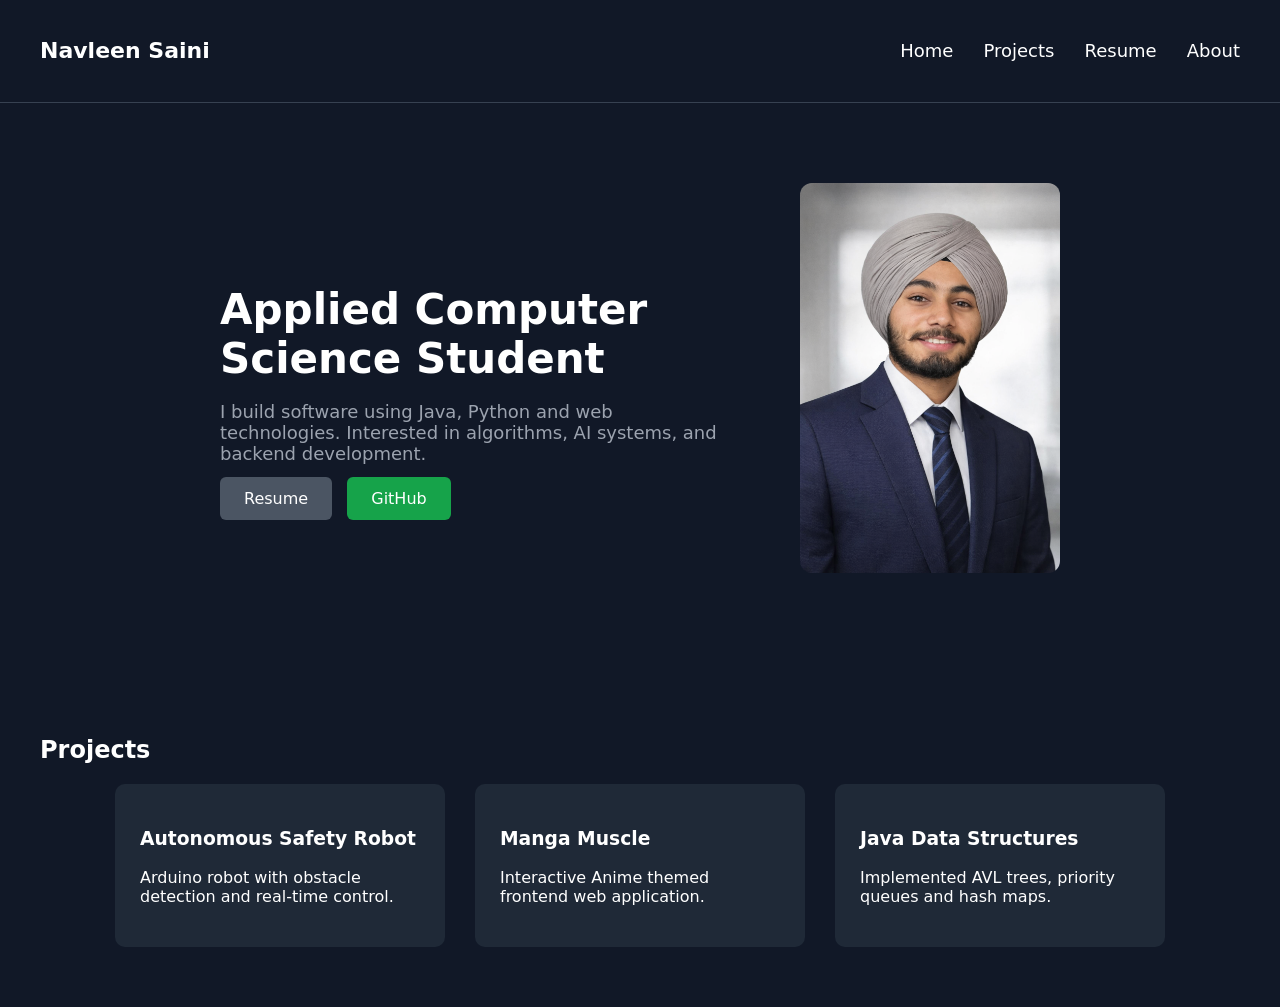
<file: index.html>
<!DOCTYPE html>
<html lang="en">
<head>
<meta charset="UTF-8">
<meta name="viewport" content="width=device-width, initial-scale=1.0">
<title>Navleen Saini | Portfolio</title>
<link rel="stylesheet" href="crazy.css">
</head>

<body>

<header class="header">
    <h2 class="logo">Navleen Saini</h2>

    <nav class="navbar">
        <a href="index.html">Home</a>
        <a href="projects.html">Projects</a>
        <a href="NavleenSaini_Resume_2026.pdf">Resume</a>
        <a href="#">About</a>
    </nav>
</header>


<section class="hero">

<div class="hero-text">
<h1>Applied Computer Science Student</h1>

<p>
I build software using Java, Python and web technologies.
Interested in algorithms, AI systems, and backend development.
</p>

<div class="hero-buttons">
<a href="NavleenSaini_Resume_2026.pdf" class="resume-btn">Resume</a>

<a href="https://github.com/Navleen-Saini" class="github-btn">GitHub</a>
</div>

</div>


<div class="hero-image">
<img src="Photos/NavleenPhoto.png">
</div>

</section>

<section class="projects-preview">

    <h2>Projects</h2>

    <div class="project-container">

        <div class="project-card">
            <a href="arduino-project.html">
                <h3>Autonomous Safety Robot</h3>
                <p>Arduino robot with obstacle detection and real-time control.</p>
            </a>
        </div>

        <div class="project-card">
            <a href ="https://navleen-saini.github.io/Manga-Muscle-frontend/">
                <h3>Manga Muscle</h3>
                <p>Interactive Anime themed frontend web application.</p>
            </a>
        </div>

        <div class="project-card">
            <h3>Java Data Structures</h3>
            <p>Implemented AVL trees, priority queues and hash maps.</p>
        </div>

    </div>

</section>

</body>
</html>
</file>
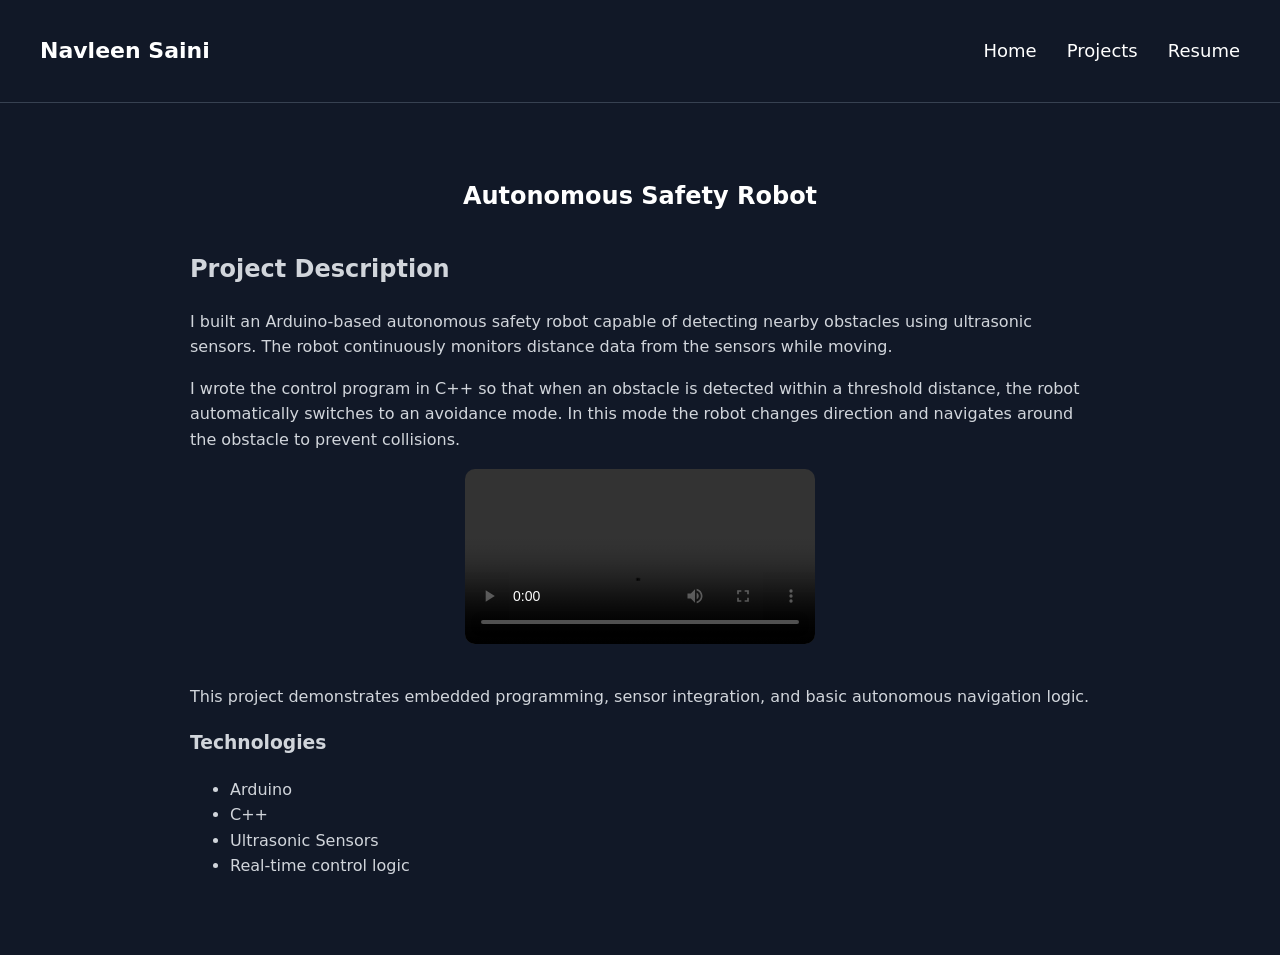
<file: arduino-project.html>
<!DOCTYPE html>
<html lang="en">
<head>
<meta charset="UTF-8">
<meta name="viewport" content="width=device-width, initial-scale=1.0">
<title>Autonomous Safety Robot</title>
<link rel="stylesheet" href="crazy.css">
</head>

<body>

<header class="header">
<h2 class="logo">Navleen Saini</h2>

<nav class="navbar">
<a href="index.html">Home</a>
<a href="projects.html">Projects</a>
<a href="NavleenSaini_Resume_2026.pdf">Resume</a>
</nav>
</header>


<section class="project-detail">

    <h1>Autonomous Safety Robot</h1>

    <div class="project-description">

        <h2>Project Description</h2>

        <p>
            I built an Arduino-based autonomous safety robot capable of detecting nearby
            obstacles using ultrasonic sensors. The robot continuously monitors distance
            data from the sensors while moving.
        </p>

        <p>
            I wrote the control program in C++ so that when an obstacle is detected within
            a threshold distance, the robot automatically switches to an avoidance mode.
            In this mode the robot changes direction and navigates around the obstacle to
            prevent collisions.
        </p>

    </div>

    <div class="video-container">

        <video controls>
        <source src="Videos/Arduino-Robot.mp4" type="video/mp4">
        </video>

    </div>

        <div class="project-description">

        <p>
            This project demonstrates embedded programming, sensor integration, and
            basic autonomous navigation logic.
        </p>

        <h3>Technologies</h3>

        <ul>
        <li>Arduino</li>
        <li>C++</li>
        <li>Ultrasonic Sensors</li>
        <li>Real-time control logic</li>
        </ul>

    </div>

</section>

</body>
</html>
</file>
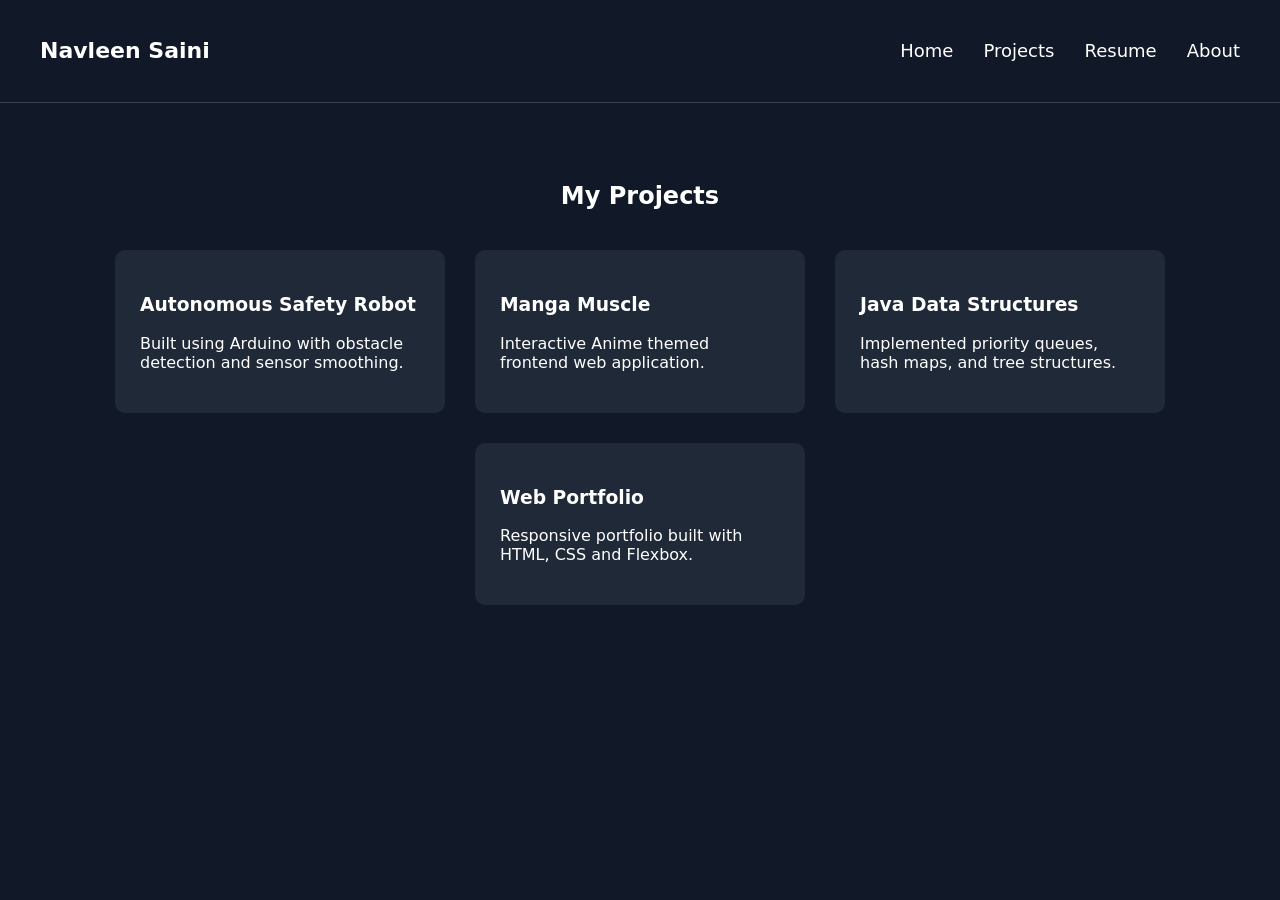
<file: projects.html>
<!DOCTYPE html>
<html lang="en">
<head>
<meta charset="UTF-8">
<meta name="viewport" content="width=device-width, initial-scale=1.0">
<title>Projects | Navleen Saini</title>
<link rel="stylesheet" href="crazy.css">
</head>

<body>

<header class="header">
    <h2 class="logo">Navleen Saini</h2>

    <nav class="navbar">
        <a href="index.html">Home</a>
        <a href="projects.html">Projects</a>
        <a href="NavleenSaini_Resume_2026.pdf">Resume</a>
        <a href="#">About</a>
    </nav>

</header>


<section class="projects">

    <h2>My Projects</h2>

    <div class="project-container">

        <div class="project-card">
            <a href="arduino-project.html">
                <h3>Autonomous Safety Robot</h3>
                <p>Built using Arduino with obstacle detection and sensor smoothing.</p>
            </a>
        </div>

        <div class="project-card">
            <a href ="https://navleen-saini.github.io/Manga-Muscle-frontend/">
                <h3>Manga Muscle</h3>
                <p>Interactive Anime themed frontend web application.</p>
            </a>
        </div>

        <div class="project-card">
        <h3>Java Data Structures</h3>
        <p>Implemented priority queues, hash maps, and tree structures.</p>
        </div>

        <div class="project-card">
        <h3>Web Portfolio</h3>
        <p>Responsive portfolio built with HTML, CSS and Flexbox.</p>
        </div>

    </div>

</section>

</body>
</html>
</file>
<file: crazy.css>
body{
margin:0;
font-family:system-ui;
background:#111827;
color:white;
}

.header{
display:flex;
justify-content:space-between;
align-items:center;
padding:20px 40px;
border-bottom:1px solid #374151;
}

.logo{
font-size:22px;
}

.navbar a{
margin-left:25px;
text-decoration:none;
color:white;
font-size:18px;
transition:0.2s;
}

.navbar a:hover{
color:#38bdf8;
}


.hero{
display:flex;
justify-content:center;
align-items:center;
gap:80px;
padding:80px 40px;
}

.hero-text{
max-width:500px;
}

.hero-text h1{
font-size:42px;
margin-bottom:10px;
}

.hero-text p{
font-size:18px;
color:#9ca3af;
}

.hero-buttons{
margin-top:25px;
}


.resume-btn{
padding:12px 24px;
background:#4b5563;
color:white;
text-decoration:none;
border-radius:6px;
margin-right:10px;
transition:0.25s;
}

.resume-btn:hover{
background:#374151;
transform:translateY(-2px);
}

.github-btn{
padding:12px 24px;
background:#16a34a;
color:white;
text-decoration:none;
border-radius:6px;
transition:0.25s;
}

.github-btn:hover{
background:#15803d;
transform:translateY(-2px);
}


.hero-image img{
width:260px;
border-radius:12px;
}


.projects-preview{
padding:60px 40px;
}

.projects{
padding:60px 40px;
}

.projects h2{
text-align:center;
margin-bottom:40px;
}

.project-container{
display:flex;
flex-wrap:wrap;
justify-content:center;
gap:30px;
}

.project-card{
background:#1f2937;
padding:25px;
width:280px;
border-radius:10px;
transition:0.25s;
}

.project-card a{
text-decoration:none;
color:white;
display:block;
}

.project-card:hover{
transform:translateY(-5px);
}



.project-detail{
max-width:900px;
margin:auto;
padding:60px 20px;
}

.project-detail h1{
text-align:center;
margin-bottom:40px;
}

.video-container{
display:flex;
justify-content:center;
margin-bottom:40px;
}

.video-container video{
width:50%;
max-width:350px;
border-radius:10px;
}

.project-description{
color:#d1d5db;
line-height:1.6;
}

.project-description ul{
margin-top:10px;
}

/* Mobile responsive */

@media (max-width:768px){

.hero{
flex-direction:column;
text-align:center;
}

.hero-image img{
width:200px;
}

.header{
flex-direction:column;
}

.navbar{
margin-top:10px;
}

.project-container{
flex-direction:column;
align-items:center;
}

}
</file>
